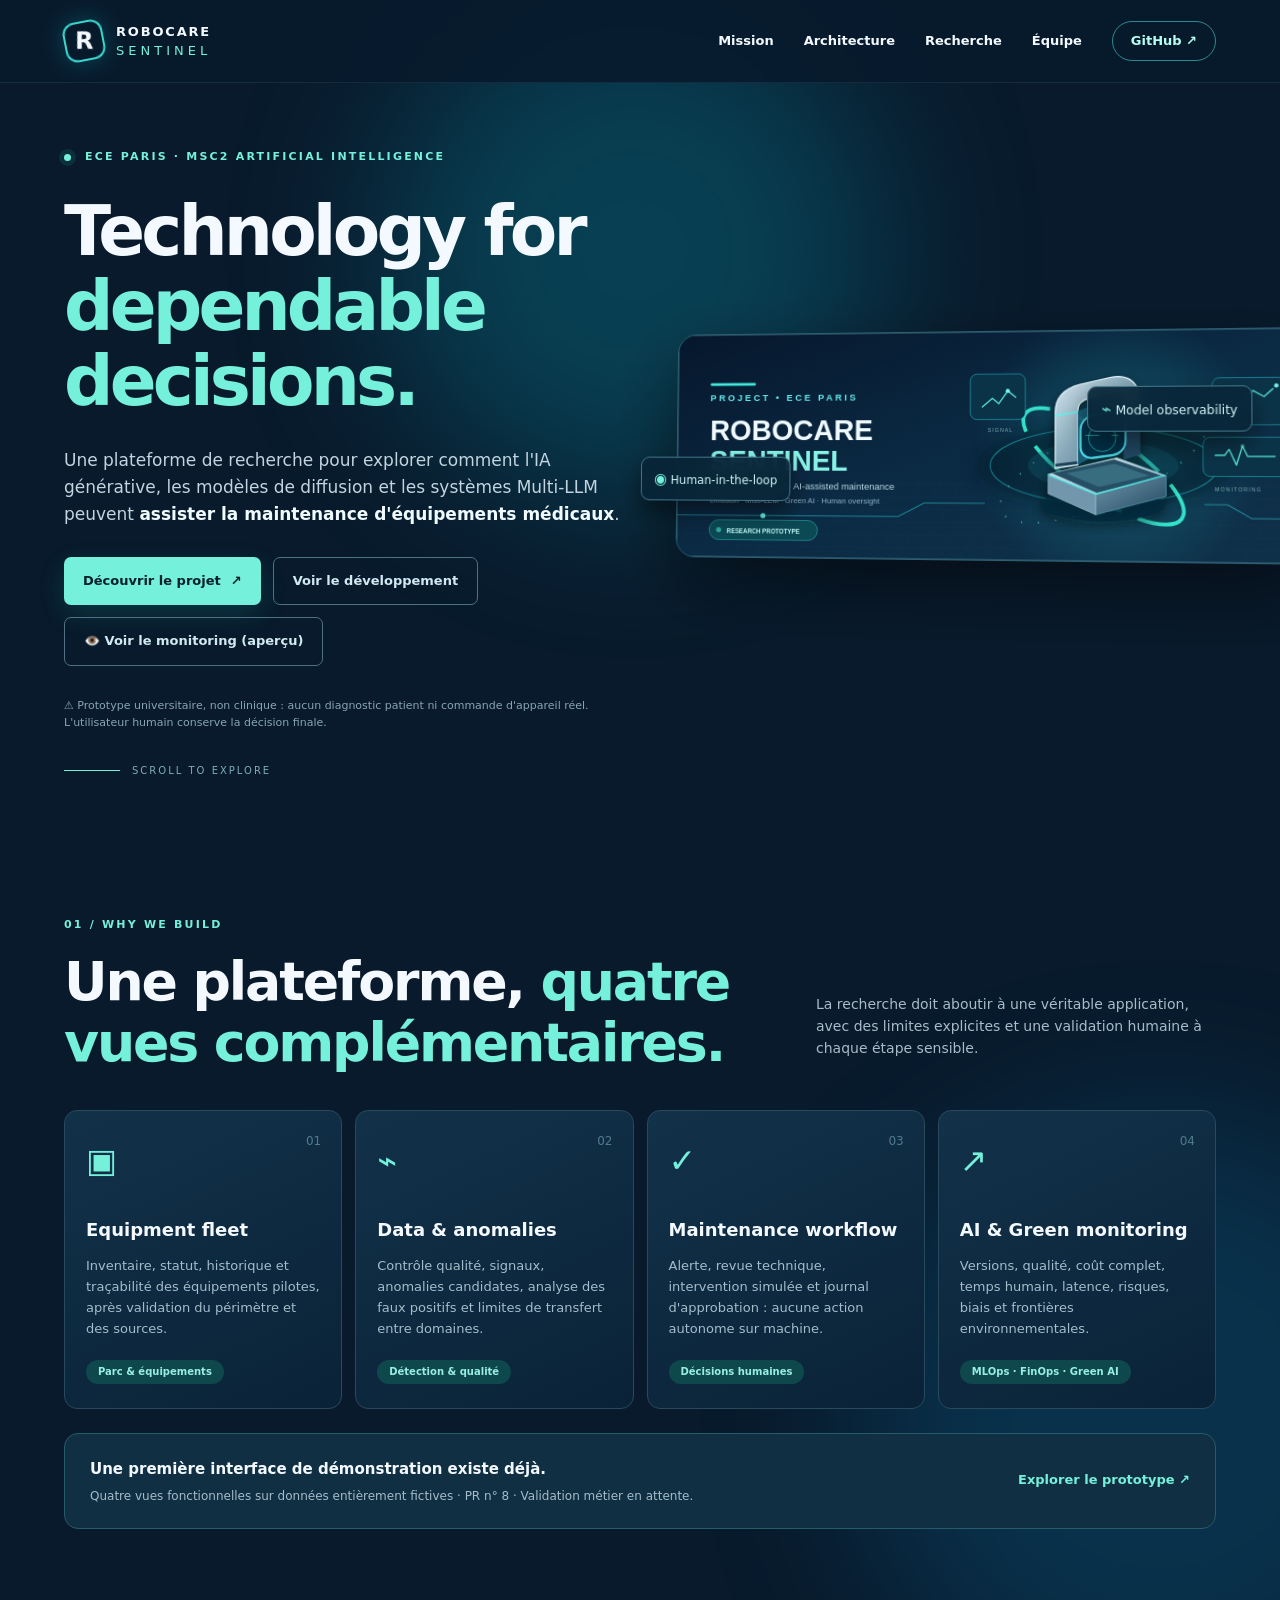
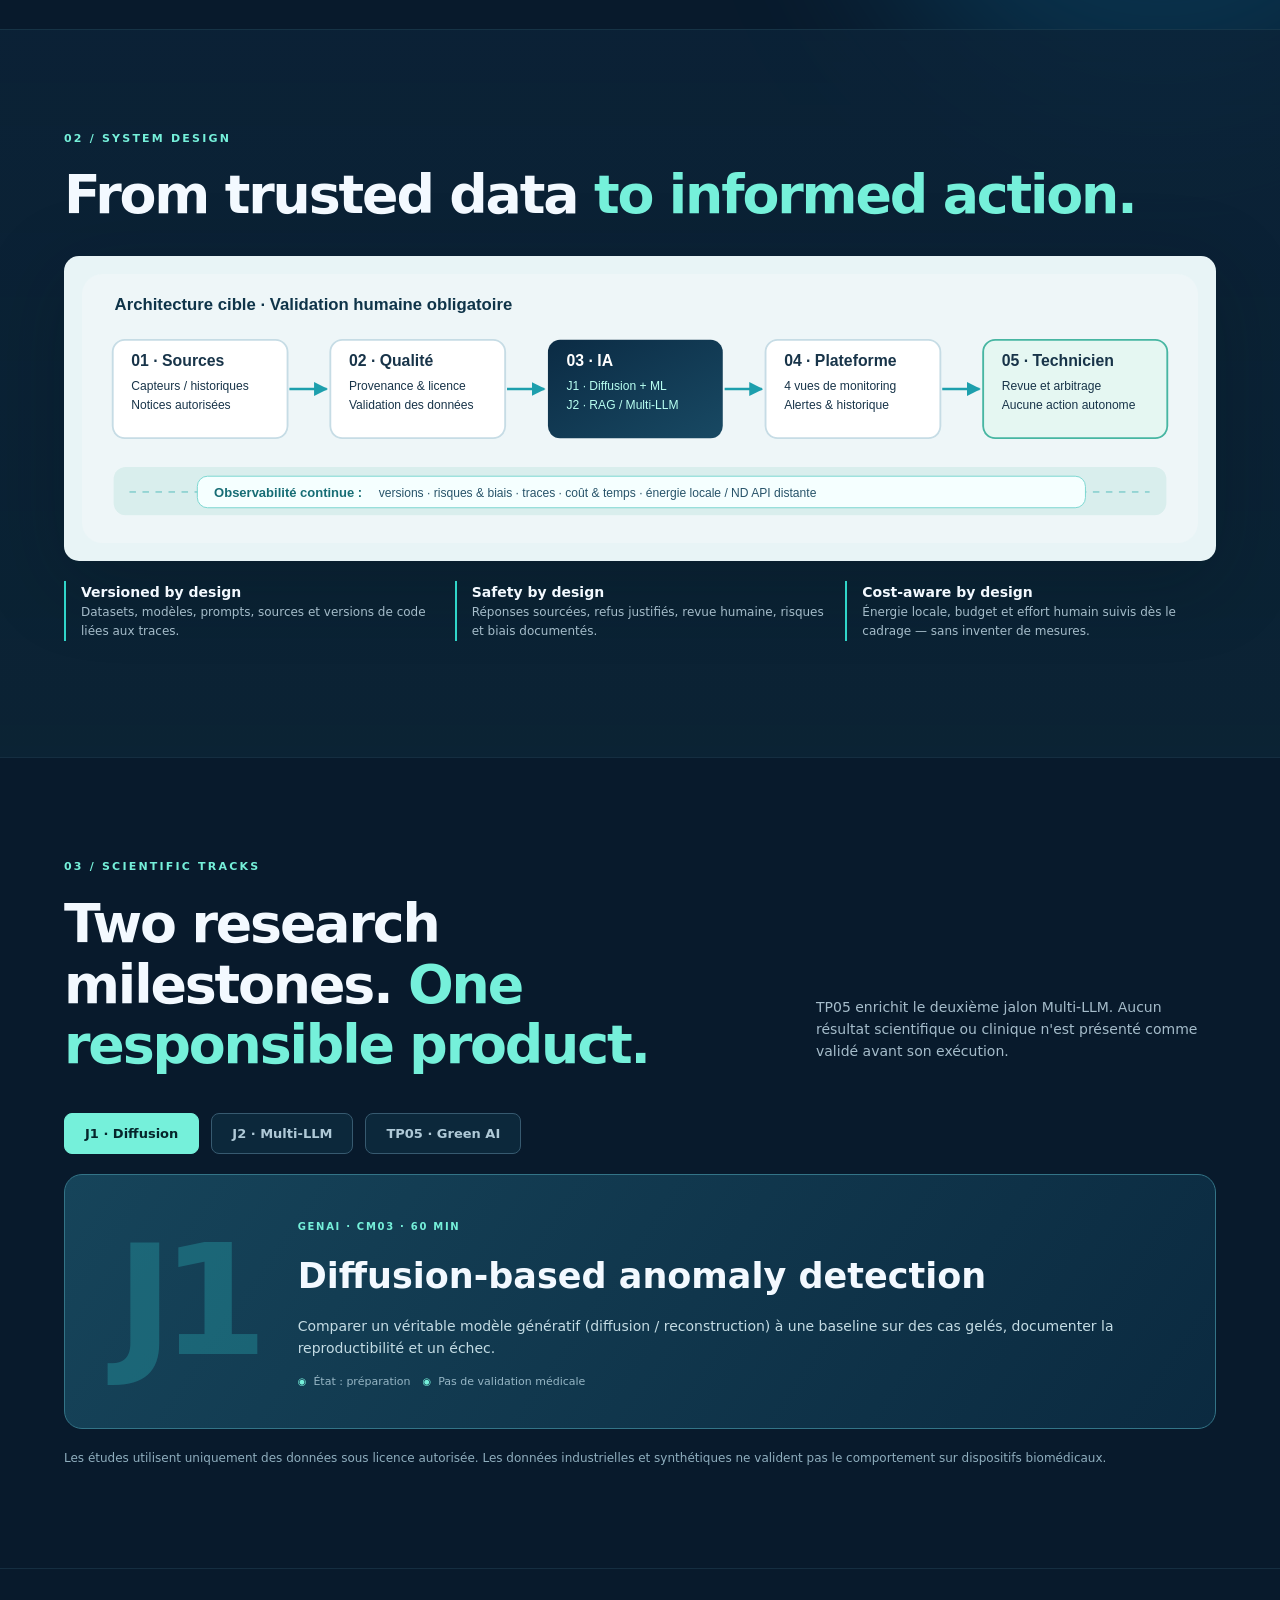
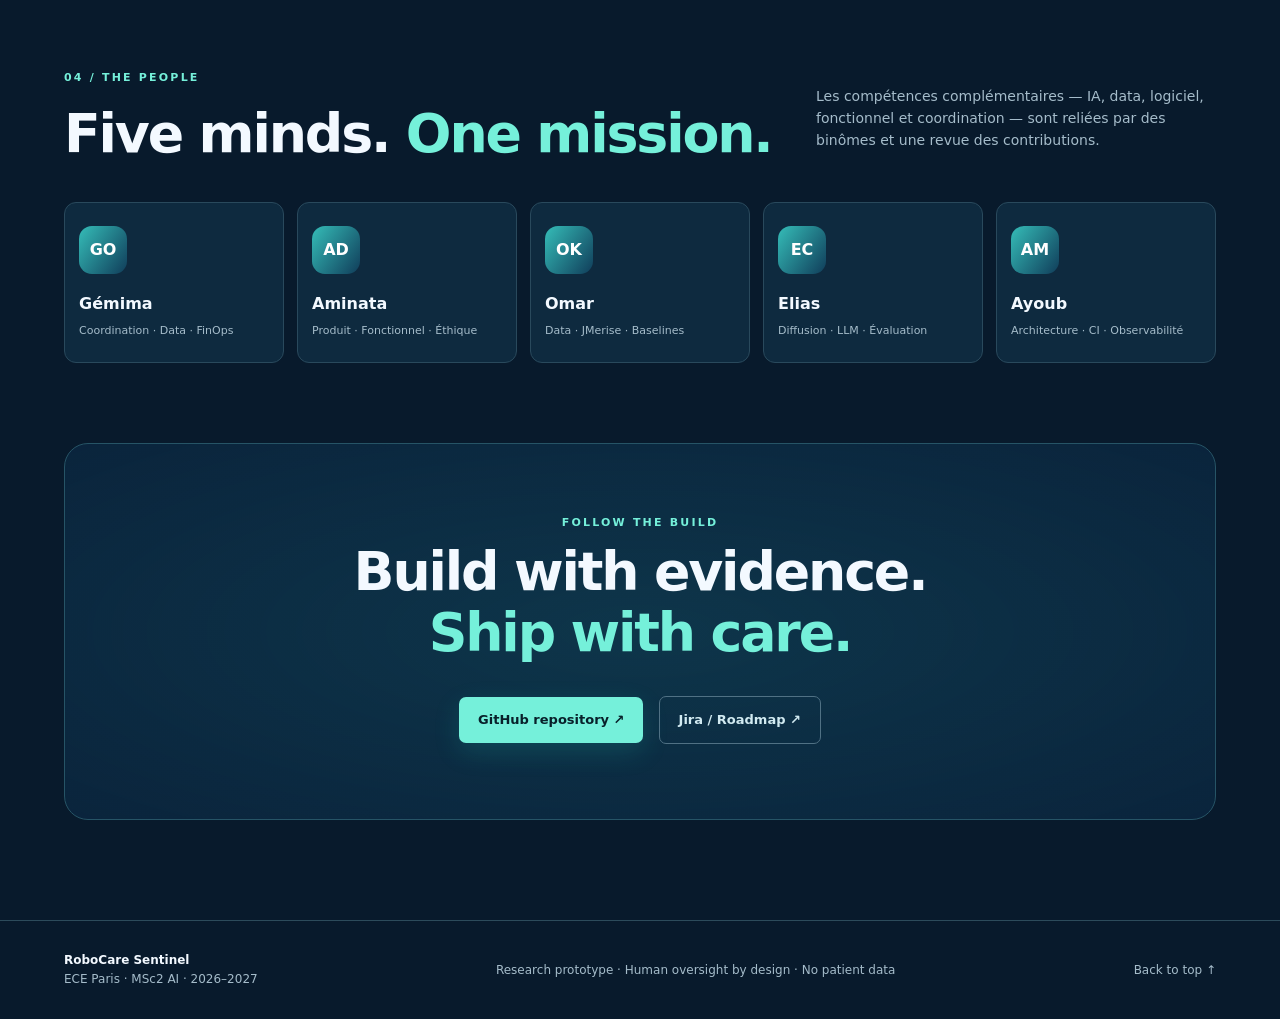
<file: index.html>
<!doctype html>
<html lang="fr">
<head>
  <meta charset="utf-8">
  <meta name="viewport" content="width=device-width,initial-scale=1">
  <meta name="theme-color" content="#081b30">
  <meta name="description" content="RoboCare Sentinel — prototype académique de plateforme web d'assistance à la maintenance biomédicale, Diffusion, Multi-LLM, RAG et Green AI. ECE Paris MSc2 AI.">
  <meta property="og:type" content="website">
  <meta property="og:title" content="RoboCare Sentinel · Research prototype">
  <meta property="og:description" content="AI-assisted maintenance research · Diffusion · Multi-LLM · Responsible Green AI · Human oversight">
  <meta property="og:image" content="./assets/robocare-hero-animated.svg">
  <title>RoboCare Sentinel · Diffusion × Multi-LLM × Green AI</title>
  <link rel="stylesheet" href="./landing.css">
  <script defer src="./landing.js"></script>
</head>
<body>
  <a class="skip-link" href="#main">Aller au contenu</a>
  <div class="ambient ambient-a" aria-hidden="true"></div>
  <div class="ambient ambient-b" aria-hidden="true"></div>
  <header class="header">
    <a class="logo" href="#home" aria-label="RoboCare Sentinel, retour en haut">
      <span class="logo-mark" aria-hidden="true"><span>R</span></span>
      <span><strong>ROBOCARE</strong><small>SENTINEL</small></span>
    </a>
    <button type="button" id="menu-toggle" class="menu-toggle" aria-controls="site-nav" aria-expanded="false" aria-label="Afficher le menu">☰</button>
    <nav id="site-nav" class="site-nav" aria-label="Navigation principale">
      <a href="#mission">Mission</a>
      <a href="#architecture">Architecture</a>
      <a href="#research">Recherche</a>
      <a href="#team">Équipe</a>
      <a class="nav-cta" href="https://github.com/GemimaOndele/Generative-ai-and-diffusion-models-project" target="_blank" rel="noopener noreferrer">GitHub ↗</a>
    </nav>
  </header>
  <main id="main">
    <section id="home" class="hero">
      <div class="hero-grid">
        <div class="hero-text">
          <p class="eyebrow"><span class="pulse-dot"></span> ECE PARIS · MSC2 ARTIFICIAL INTELLIGENCE</p>
          <h1>Technology for <em>dependable decisions.</em></h1>
          <p class="lead">Une plateforme de recherche pour explorer comment l'IA générative, les modèles de diffusion et les systèmes Multi-LLM peuvent <strong>assister la maintenance d'équipements médicaux</strong>.</p>
          <div class="hero-actions">
            <a class="btn primary" href="#mission">Découvrir le projet <span aria-hidden="true">↗</span></a>
            <a class="btn ghost" href="https://github.com/GemimaOndele/Generative-ai-and-diffusion-models-project/pulls" target="_blank" rel="noopener noreferrer">Voir le développement</a>
            <a class="btn ghost" href="./monitoring/">👁️ Voir le monitoring (aperçu)</a>
          </div>
          <p class="disclaimer">⚠️ Prototype universitaire, non clinique : aucun diagnostic patient ni commande d'appareil réel. L'utilisateur humain conserve la décision finale.</p>
        </div>
        <div class="hero-art">
          <img src="./assets/robocare-hero-animated.svg" width="1200" height="430" alt="Machine biomédicale symbolique en perspective 3D, entourée de visualisations holographiques animées" loading="eager">
          <div class="hero-floating chip-one"><span>◉</span> Human-in-the-loop</div>
          <div class="hero-floating chip-two"><span>⌁</span> Model observability</div>
        </div>
      </div>
      <div class="scroll-marker"><span class="line"></span> SCROLL TO EXPLORE</div>
    </section>
    <section id="mission" class="section">
      <div class="heading-row">
        <div>
          <p class="eyebrow">01 / WHY WE BUILD</p>
          <h2>Une plateforme, <em>quatre vues complémentaires.</em></h2>
        </div>
        <p>La recherche doit aboutir à une véritable application, avec des limites explicites et une validation humaine à chaque étape sensible.</p>
      </div>
      <div class="feature-grid">
        <article class="feature">
          <span class="feature-index">01</span><div class="feature-icon" aria-hidden="true">▣</div>
          <h3>Equipment fleet</h3><p>Inventaire, statut, historique et traçabilité des équipements pilotes, après validation du périmètre et des sources.</p><span class="chip">Parc & équipements</span>
        </article>
        <article class="feature">
          <span class="feature-index">02</span><div class="feature-icon" aria-hidden="true">⌁</div>
          <h3>Data & anomalies</h3><p>Contrôle qualité, signaux, anomalies candidates, analyse des faux positifs et limites de transfert entre domaines.</p><span class="chip">Détection & qualité</span>
        </article>
        <article class="feature">
          <span class="feature-index">03</span><div class="feature-icon" aria-hidden="true">✓</div>
          <h3>Maintenance workflow</h3><p>Alerte, revue technique, intervention simulée et journal d'approbation : aucune action autonome sur machine.</p><span class="chip">Décisions humaines</span>
        </article>
        <article class="feature">
          <span class="feature-index">04</span><div class="feature-icon" aria-hidden="true">↗</div>
          <h3>AI & Green monitoring</h3><p>Versions, qualité, coût complet, temps humain, latence, risques, biais et frontières environnementales.</p><span class="chip">MLOps · FinOps · Green AI</span>
        </article>
      </div>
      <div class="prototype-link">
        <div><strong>Une première interface de démonstration existe déjà.</strong><p>Quatre vues fonctionnelles sur données entièrement fictives · PR n° 8 · Validation métier en attente.</p></div>
        <a href="https://github.com/GemimaOndele/Generative-ai-and-diffusion-models-project/pull/8" target="_blank" rel="noopener noreferrer">Explorer le prototype ↗</a>
      </div>
    </section>
    <section id="architecture" class="section architecture">
      <div class="section-title"><p class="eyebrow">02 / SYSTEM DESIGN</p><h2>From trusted data <em>to informed action.</em></h2></div>
      <div class="architecture-frame">
        <img src="./assets/architecture.svg" width="1200" height="290" loading="lazy" alt="Architecture cible : sources autorisées, qualité, modèles IA, plateforme et décision par un technicien ; observabilité transverse.">
      </div>
      <div class="architecture-points">
        <p><strong>Versioned by design</strong><span>Datasets, modèles, prompts, sources et versions de code liées aux traces.</span></p>
        <p><strong>Safety by design</strong><span>Réponses sourcées, refus justifiés, revue humaine, risques et biais documentés.</span></p>
        <p><strong>Cost-aware by design</strong><span>Énergie locale, budget et effort humain suivis dès le cadrage — sans inventer de mesures.</span></p>
      </div>
    </section>
    <section id="research" class="section">
      <div class="heading-row">
        <div><p class="eyebrow">03 / SCIENTIFIC TRACKS</p><h2>Two research milestones. <em>One responsible product.</em></h2></div>
        <p>TP05 enrichit le deuxième jalon Multi-LLM. Aucun résultat scientifique ou clinique n'est présenté comme validé avant son exécution.</p>
      </div>
      <div class="track-tabs" role="tablist" aria-label="Choisir un axe de recherche">
        <button id="tab-j1" type="button" role="tab" aria-controls="track-content" aria-selected="true" data-track="j1">J1 · Diffusion</button>
        <button id="tab-j2" type="button" role="tab" aria-controls="track-content" aria-selected="false" data-track="j2" tabindex="-1">J2 · Multi-LLM</button>
        <button id="tab-tp05" type="button" role="tab" aria-controls="track-content" aria-selected="false" data-track="tp05" tabindex="-1">TP05 · Green AI</button>
      </div>
      <article id="track-content" class="track-panel" role="tabpanel" aria-labelledby="tab-j1" tabindex="0">
        <div class="track-number" aria-hidden="true">J1</div>
        <div class="track-copy"><span class="tag">GENAI · CM03 · 60 MIN</span><h3>Diffusion-based anomaly detection</h3><p>Comparer un véritable modèle génératif (diffusion / reconstruction) à une baseline sur des cas gelés, documenter la reproductibilité et un échec.</p><div class="track-meta"><span>État : préparation</span><span>Pas de validation médicale</span></div></div>
      </article>
      <div class="research-footer">Les études utilisent uniquement des données sous licence autorisée. Les données industrielles et synthétiques ne valident pas le comportement sur dispositifs biomédicaux.</div>
    </section>
    <section id="team" class="section">
      <div class="heading-row"><div><p class="eyebrow">04 / THE PEOPLE</p><h2>Five minds. <em>One mission.</em></h2></div><p>Les compétences complémentaires — IA, data, logiciel, fonctionnel et coordination — sont reliées par des binômes et une revue des contributions.</p></div>
      <div class="team-grid">
        <div class="person"><span>GO</span><strong>Gémima</strong><small>Coordination · Data · FinOps</small></div>
        <div class="person"><span>AD</span><strong>Aminata</strong><small>Produit · Fonctionnel · Éthique</small></div>
        <div class="person"><span>OK</span><strong>Omar</strong><small>Data · JMerise · Baselines</small></div>
        <div class="person"><span>EC</span><strong>Elias</strong><small>Diffusion · LLM · Évaluation</small></div>
        <div class="person"><span>AM</span><strong>Ayoub</strong><small>Architecture · CI · Observabilité</small></div>
      </div>
      <div class="cta-end">
        <p class="eyebrow">FOLLOW THE BUILD</p><h2>Build with evidence.<br><em>Ship with care.</em></h2>
        <a class="btn primary" href="https://github.com/GemimaOndele/Generative-ai-and-diffusion-models-project" target="_blank" rel="noopener noreferrer">GitHub repository ↗</a>
        <a class="btn ghost" href="https://gemimakerenondelepourou.atlassian.net/jira/software/projects/RCS/boards/1/backlog" target="_blank" rel="noopener noreferrer">Jira / Roadmap ↗</a>
      </div>
    </section>
  </main>
  <footer class="footer">
    <div><strong>RoboCare Sentinel</strong><span>ECE Paris · MSc2 AI · 2026–2027</span></div>
    <p>Research prototype · Human oversight by design · No patient data</p>
    <a href="#home">Back to top ↑</a>
  </footer>
</body>
</html>
</file>
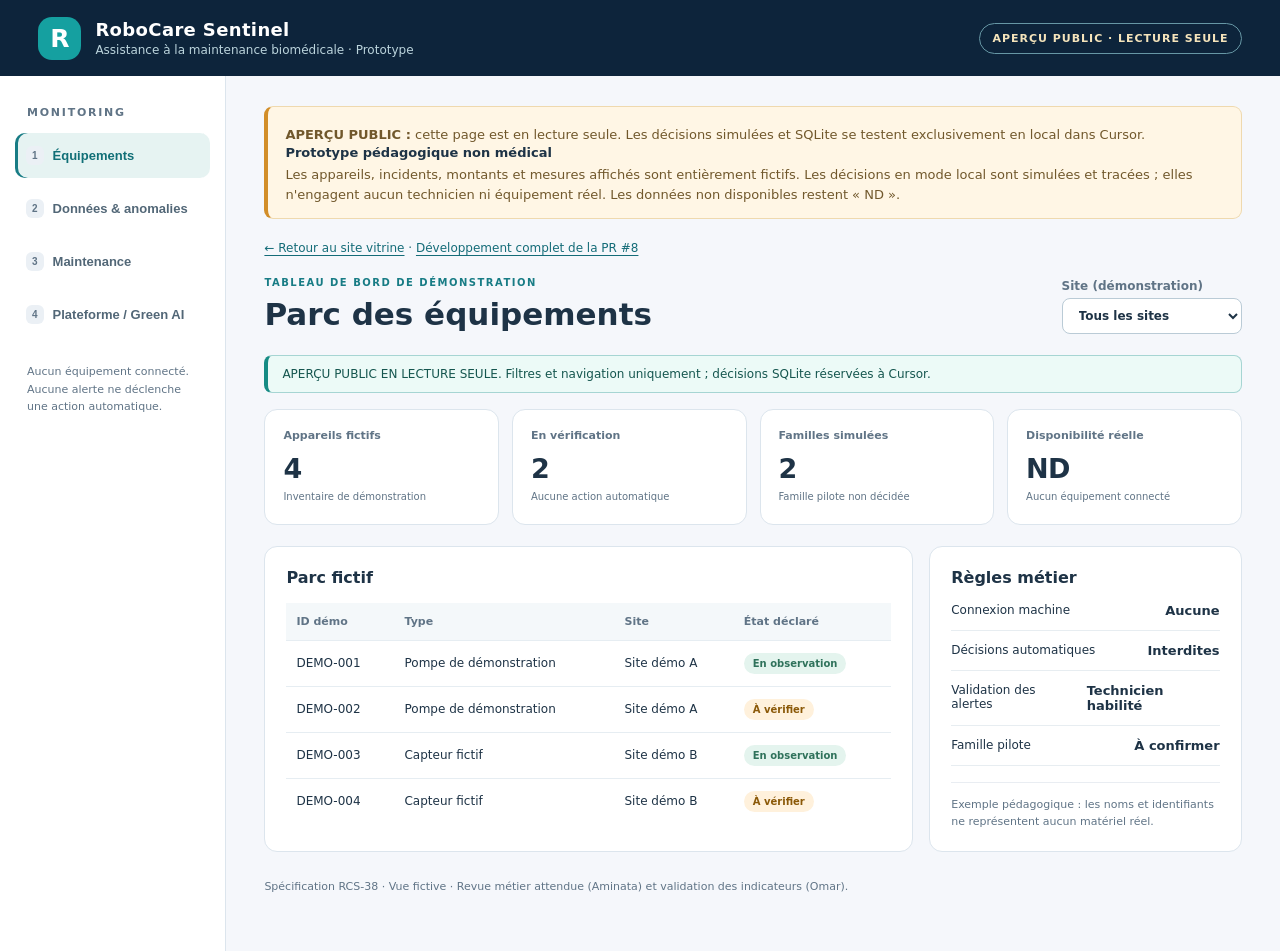
<file: monitoring/index.html>
<!doctype html>
<html lang="fr">
<head>
  <meta charset="utf-8">
  <meta name="viewport" content="width=device-width,initial-scale=1">
  <meta name="description" content="Prototype web RoboCare Sentinel — quatre vues de monitoring sur données fictives.">
  <title>RoboCare Sentinel | Aperçu public du monitoring</title>
  <link rel="stylesheet" href="./style.css">
  <script defer src="./app.js"></script>
</head>
<body>
  <a class="skip" href="#main">Aller au contenu</a>
  <header class="masthead">
    <div class="brand">
      <span class="brand-symbol" aria-hidden="true">R</span>
      <div><strong>RoboCare Sentinel</strong><small>Assistance à la maintenance biomédicale · Prototype</small></div>
    </div>
    <div class="demo-label">APERÇU PUBLIC · LECTURE SEULE</div>
  </header>
  <div class="page">
    <aside class="sidebar" aria-label="Menu des indicateurs">
      <div class="nav-heading">Monitoring</div>
      <nav id="nav" aria-label="Sections de monitoring"></nav>
      <div class="sidebar-note">Aucun équipement connecté. Aucune alerte ne déclenche une action automatique.</div>
    </aside>
    <main id="main">
      <section class="notice" role="status"><p><strong>APERÇU PUBLIC :</strong> cette page est en lecture seule. Les décisions simulées et SQLite se testent exclusivement en local dans Cursor.</p>
        <strong>Prototype pédagogique non médical</strong>
        <p>Les appareils, incidents, montants et mesures affichés sont entièrement fictifs. Les décisions en mode local sont simulées et tracées ; elles n'engagent aucun technicien ni équipement réel. Les données non disponibles restent « ND ».</p>
      </section>
      <p class="preview-back"><a href="../">← Retour au site vitrine</a> · <a href="https://github.com/GemimaOndele/Generative-ai-and-diffusion-models-project/pull/8">Développement complet de la PR #8</a></p>
      <div class="toolbar">
        <div>
          <p class="eyebrow">Tableau de bord de démonstration</p>
          <h1 id="section-title">Chargement...</h1>
        </div>
        <label for="site-filter">Site (démonstration)
          <select id="site-filter" aria-label="Filtrer les données fictives par site">
            <option value="all">Tous les sites</option>
          </select>
        </label>
      </div>
      <p id="feedback" class="feedback" role="status" aria-live="polite" hidden></p>
      <div id="content"><p>Chargement des données de démonstration...</p></div>
      <footer>Spécification RCS-38 · Vue fictive · Revue métier attendue (Aminata) et validation des indicateurs (Omar).</footer>
    </main>
  </div>
</body>
</html>
</file>
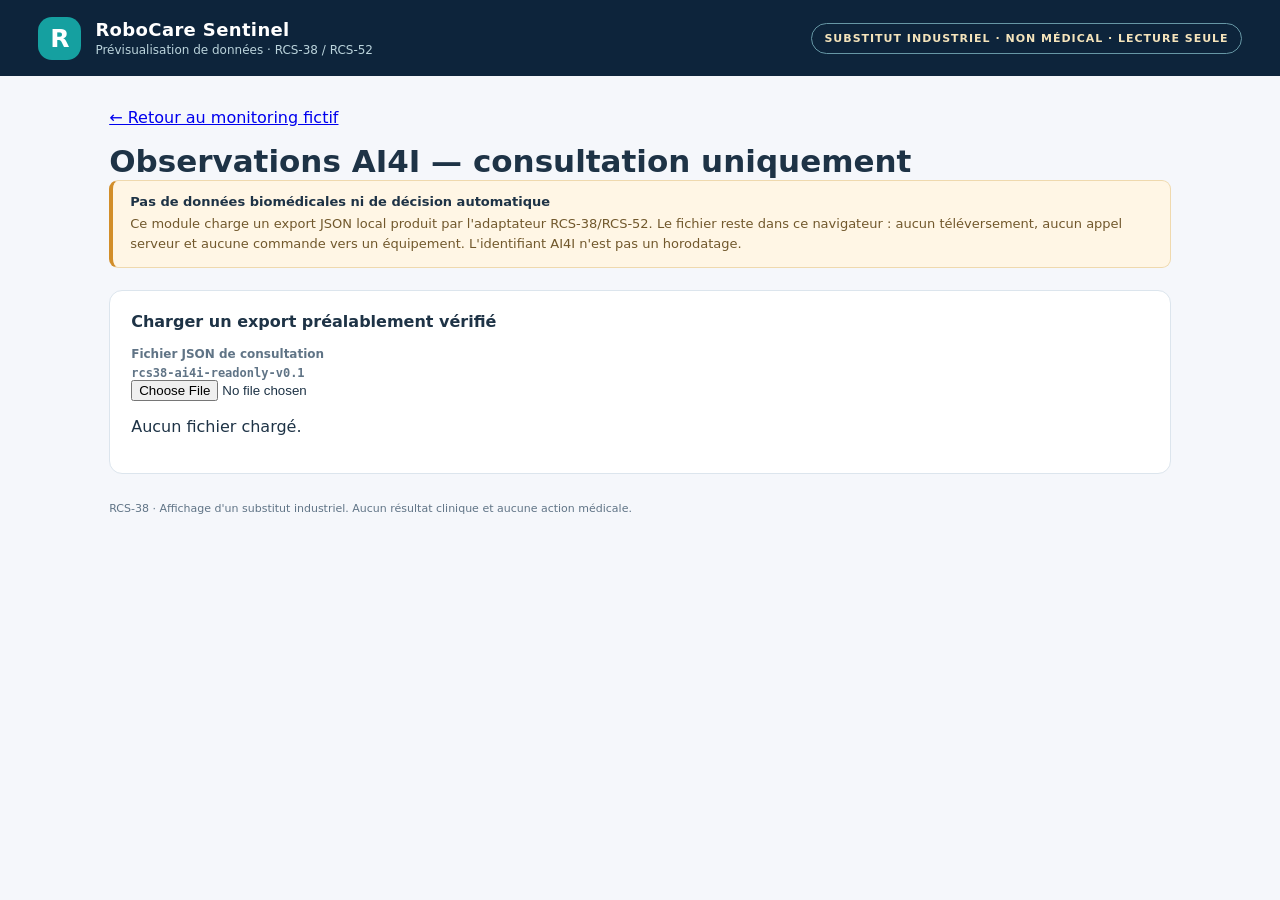
<file: frontend/monitoring/ai4i_preview.html>
<!doctype html>
<html lang="fr">
<head>
  <meta charset="utf-8">
  <meta name="viewport" content="width=device-width,initial-scale=1">
  <title>RoboCare Sentinel — AI4I industriel (lecture seule)</title>
  <link rel="stylesheet" href="./style.css">
  <script defer src="./ai4i_preview.js"></script>
</head>
<body>
<header class="masthead">
  <div class="brand"><span class="brand-symbol" aria-hidden="true">R</span>
  <div><strong>RoboCare Sentinel</strong><small>Prévisualisation de données · RCS-38 / RCS-52</small></div></div>
  <div class="demo-label">SUBSTITUT INDUSTRIEL · NON MÉDICAL · LECTURE SEULE</div>
</header>
<main id="main" style="max-width:1100px;margin:2rem auto;padding:0 1.2rem">
  <p><a href="./index.html">← Retour au monitoring fictif</a></p>
  <h1>Observations AI4I — consultation uniquement</h1>
  <section class="notice" role="note">
    <strong>Pas de données biomédicales ni de décision automatique</strong>
    <p>Ce module charge un export JSON local produit par l'adaptateur RCS-38/RCS-52. Le fichier reste dans ce navigateur : aucun téléversement, aucun appel serveur et aucune commande vers un équipement. L'identifiant AI4I n'est pas un horodatage.</p>
  </section>
  <section class="panel">
    <h2>Charger un export préalablement vérifié</h2>
    <label for="proxy-file">Fichier JSON de consultation <code>rcs38-ai4i-readonly-v0.1</code></label>
    <input id="proxy-file" type="file" accept=".json,application/json">
    <p id="status" role="status" aria-live="polite">Aucun fichier chargé.</p>
  </section>
  <section class="panel" id="summary" hidden>
    <h2>Source et provenance</h2>
    <div id="source"></div>
  </section>
  <section class="panel" id="results" hidden>
    <h2>Mesures et anomalies candidates</h2>
    <p class="notice" role="note"><strong>ND = non disponible ou non scoré.</strong> ND ne signifie pas « normal » et ne permet aucune conclusion sur l'état d'un équipement.</p>
    <div style="overflow-x:auto">
      <table>
        <thead><tr><th>Équipement proxy</th><th>UDI AI4I (non temporel)</th>
          <th>Air (K)</th><th>Process (K)</th><th>Vitesse (tr/min)</th>
          <th>Couple (Nm)</th><th>Score / seuil</th><th>Source SHA-256</th></tr></thead>
        <tbody id="observations"></tbody>
      </table>
    </div>
  </section>
  <footer>RCS-38 · Affichage d'un substitut industriel. Aucun résultat clinique et aucune action médicale.</footer>
</main>
</body>
</html>
</file>
<file: landing.css>
:root{color-scheme:dark;--bg:#081a2c;--card:#102c42;--line:#29495c;--text:#f3f9ff;--muted:#a5bcca;--aqua:#75f0da;--cyan:#51c6e1;--navy:#05121f}
*{box-sizing:border-box}html{scroll-behavior:smooth}body{margin:0;color:var(--text);background:var(--bg);font:16px/1.58 system-ui,-apple-system,'Segoe UI',Arial,sans-serif;overflow-x:hidden;position:relative}
button,a{touch-action:manipulation}a{color:inherit;text-decoration:none}a:hover{color:var(--aqua)}a:focus-visible,button:focus-visible{outline:3px solid var(--aqua);outline-offset:4px}
.skip-link{position:absolute;top:-100px;left:20px;padding:10px 15px;background:#fff;color:#082234;z-index:999}.skip-link:focus{top:10px}
.ambient{position:absolute;pointer-events:none;z-index:-1;filter:blur(80px);opacity:.42}.ambient-a{top:0;left:30%;height:500px;width:500px;background:#0a7287;border-radius:50%}.ambient-b{top:1120px;right:-180px;height:600px;width:600px;background:#0b5277;border-radius:50%}
.header{height:83px;padding:0 clamp(20px,5vw,90px);display:flex;align-items:center;justify-content:space-between;border-bottom:1px solid #28445a66;position:sticky;top:0;background:#081b2dea;backdrop-filter:blur(16px);z-index:20}
.logo{display:flex;align-items:center;gap:12px;color:var(--text)}.logo:hover{color:var(--text)}.logo strong,.logo small{display:block;line-height:1.05;letter-spacing:.14em;font-family:system-ui,-apple-system,'Segoe UI',Arial,sans-serif;font-size:13px}.logo small{color:var(--aqua);letter-spacing:.31em;margin-top:5px}.logo-mark{display:grid;place-items:center;width:40px;height:40px;transform:rotate(-11deg);border:2px solid #39d8ce;border-radius:12px;box-shadow:0 0 21px #00c4ce42}.logo-mark span{transform:rotate(11deg);font-weight:800;font-size:24px}
.site-nav{display:flex;align-items:center;gap:30px;font-weight:600;font-size:13px}.site-nav a{transition:color .2s}.site-nav .nav-cta{border:1px solid #2c8990;border-radius:50px;padding:9px 18px;color:#b6fdf2}.menu-toggle{display:none}
main{overflow:hidden}.hero{max-width:1500px;margin:auto;min-height:650px;padding:65px clamp(20px,5vw,90px) 38px;position:relative}.hero-grid{display:grid;grid-template-columns:52% 48%;gap:4px;align-items:center;min-height:515px}
.eyebrow{letter-spacing:.2em;font-family:system-ui,-apple-system,'Segoe UI',Arial,sans-serif;font-weight:700;font-size:11px;color:var(--aqua);text-transform:uppercase}.pulse-dot{display:inline-block;height:7px;width:7px;margin-right:8px;vertical-align:middle;border-radius:50%;background:var(--aqua);box-shadow:0 0 0 5px #37eac51a;animation:pulse 2.3s ease-in-out infinite}
h1,h2,h3,p{margin-top:0}h1,h2,h3{font-family:system-ui,-apple-system,'Segoe UI',Arial,sans-serif}h1{font-size:clamp(47px,5.4vw,80px);line-height:1.08;letter-spacing:-.055em;margin:29px 0}h1 em,h2 em{font-style:normal;color:var(--aqua)}.lead{font-size:17px;max-width:565px;color:#c1d4df}.lead strong{color:#f0fbff;font-weight:600}.hero-actions{display:flex;gap:12px;flex-wrap:wrap;margin-top:29px}.btn{display:inline-flex;align-items:center;gap:10px;font-weight:700;font-size:13px;border-radius:7px;padding:13px 19px;transition:transform .25s,box-shadow .25s;background:transparent}.btn:hover{transform:translateY(-3px)}.btn.primary{color:#08202a;background:var(--aqua);box-shadow:0 9px 27px #20e2c525}.btn.ghost{border:1px solid #507184;color:#d1eaf1}.disclaimer{color:#88a5b5;font-size:11px;margin-top:31px;max-width:575px}
.hero-art{position:relative;transform:perspective(1150px) rotateY(-7deg) rotateX(2deg);animation:levitate 7s ease-in-out infinite;min-width:0}.hero-art img{display:block;width:115%;height:auto;max-width:none;border-radius:20px;box-shadow:0 30px 70px #0007;border:1px solid #2b6070}
.hero-floating{position:absolute;padding:9px 13px;border:1px solid #41788b;border-radius:9px;backdrop-filter:blur(9px);background:#082537e8;color:#d1f6f8;font-size:12px;box-shadow:0 12px 25px #0007}.hero-floating span{color:var(--aqua);font-size:16px}.chip-one{left:-38px;bottom:58px}.chip-two{right:-25px;top:56px}
.scroll-marker{display:flex;align-items:center;gap:12px;color:#7eacbb;font-size:10px;letter-spacing:.2em;margin-top:20px}.line{height:1px;width:56px;background:var(--aqua)}
.section{max-width:1500px;margin:0 auto;padding:100px clamp(20px,5vw,90px);scroll-margin-top:85px}.section+.section{border-top:1px solid #25475b70}.heading-row{display:flex;align-items:end;justify-content:space-between;gap:36px;margin-bottom:37px}.heading-row>div{flex:1}.heading-row>p{max-width:400px;color:var(--muted);font-size:14px}.section h2{font-size:clamp(31px,4.2vw,56px);line-height:1.13;letter-spacing:-.04em;margin:18px 0 0}.feature-grid{display:grid;grid-template-columns:repeat(4,minmax(0,1fr));gap:13px}
.feature{min-height:270px;border:1px solid var(--line);background:linear-gradient(155deg,#12324a,#0a2237);border-radius:13px;padding:24px 21px;position:relative;transition:transform .25s,border-color .25s}.feature:hover{transform:translateY(-7px);border-color:#49b9be}.feature-index{position:absolute;top:21px;right:20px;color:#507b8c;font-family:system-ui,-apple-system,'Segoe UI',Arial,sans-serif;font-size:12px}.feature-icon{font-size:33px;color:var(--aqua);font-family:system-ui,-apple-system,'Segoe UI',Arial,sans-serif;margin-bottom:29px}.feature h3{font-size:18px;margin:0 0 10px}.feature p{font-size:13px;color:var(--muted);line-height:1.62}.chip{display:inline-block;color:#98eee6;background:#0e484d;border-radius:50px;padding:4px 12px;font-size:10px;font-weight:700;margin-top:8px}
.prototype-link{margin-top:24px;border:1px solid #245d67;background:#102f42;border-radius:14px;padding:22px 25px;display:flex;justify-content:space-between;align-items:center;gap:15px}.prototype-link strong{font-size:15px}.prototype-link p{font-size:12px;color:var(--muted);margin:5px 0 0}.prototype-link a{color:var(--aqua);font-weight:700;font-size:13px;white-space:nowrap}
.architecture{background:linear-gradient(180deg,#0b2338cc,#0c2738aa)}.architecture-frame{background:#e8f4f6;border-radius:15px;padding:18px;margin:30px auto 20px;box-shadow:0 20px 80px #06121b44}.architecture-frame img{width:100%;height:auto;display:block}.architecture-points{display:grid;grid-template-columns:repeat(3,1fr);gap:20px}.architecture-points p{border-left:2px solid #30d5c9;padding-left:15px}.architecture-points strong{display:block;font-size:14px}.architecture-points span{display:block;font-size:12px;color:var(--muted)}
.track-tabs{display:flex;gap:12px;flex-wrap:wrap;margin-bottom:20px}.track-tabs button{background:#0c283b;color:#afc9d7;border:1px solid #375a70;border-radius:8px;font-family:inherit;font-size:13px;font-weight:700;padding:12px 20px;cursor:pointer}.track-tabs button:hover{border-color:var(--aqua)}.track-tabs button[aria-selected=true]{color:#05252b;background:var(--aqua);border-color:var(--aqua)}.track-panel{display:flex;align-items:center;gap:42px;min-height:255px;border:1px solid #337487;background:linear-gradient(125deg,#16445a,#0b2a40);border-radius:18px;padding:28px clamp(20px,4vw,70px)}.track-number{font-size:clamp(100px,12vw,174px);line-height:.8;letter-spacing:-.08em;color:#2cb6bb53;font-weight:800;font-family:system-ui,-apple-system,'Segoe UI',Arial,sans-serif;flex-shrink:0}.track-copy{max-width:850px}.tag{letter-spacing:.17em;font-size:10px;color:var(--aqua);font-weight:700}.track-copy h3{font-size:clamp(22px,3vw,35px);margin:11px 0}.track-copy p{color:#c4dce4;font-size:14px}.track-meta{display:flex;flex-wrap:wrap;gap:12px;font-size:11px;color:#96b6c5}.track-meta span:before{content:'◉';font-size:10px;color:var(--aqua);margin-right:7px}.research-footer{font-size:12px;color:#8faebe;margin-top:20px}
.team-grid{display:grid;grid-template-columns:repeat(5,1fr);gap:13px}.person{border:1px solid var(--line);background:#0e2a3f;border-radius:12px;padding:23px 14px;display:flex;flex-direction:column;gap:7px}.person>span{height:48px;width:48px;display:grid;place-items:center;border-radius:13px;background:linear-gradient(125deg,#35bdb8,#103d5a);font-family:system-ui,-apple-system,'Segoe UI',Arial,sans-serif;font-weight:700;color:white;margin-bottom:10px}.person strong{font-family:system-ui,-apple-system,'Segoe UI',Arial,sans-serif}.person small{font-size:11px;color:var(--muted);line-height:1.4}
.cta-end{margin-top:80px;text-align:center;padding:70px 20px;border-radius:24px;background:radial-gradient(ellipse at center,#14556d77,#0a243c);border:1px solid #265466}.cta-end h2{margin:10px 0 27px}.cta-end .btn{margin:5px}.footer{display:flex;gap:25px;justify-content:space-between;align-items:center;border-top:1px solid #2c4b5b;padding:30px clamp(20px,5vw,90px);color:var(--muted);font-size:12px}.footer strong{color:var(--text);display:block}.footer p{margin:0}
@keyframes pulse{0%,100%{box-shadow:0 0 0 5px #37eac51a}50%{box-shadow:0 0 0 12px #37eac508}}@keyframes levitate{0%,100%{transform:perspective(1150px) rotateY(-7deg) rotateX(2deg) translateY(0)}50%{transform:perspective(1150px) rotateY(-4deg) rotateX(2deg) translateY(-8px)}}
@media(max-width:1020px){.hero-grid{grid-template-columns:1fr}.hero-art{width:min(650px,90%);margin:15px auto 0;transform:none}.hero-art img{width:100%}.hero-floating{display:none}.hero{padding-top:60px}.feature-grid{grid-template-columns:repeat(2,1fr)}.team-grid{grid-template-columns:repeat(3,1fr)}.heading-row{align-items:start;flex-direction:column;gap:5px}.section{padding-top:75px;padding-bottom:75px}}
@media(max-width:640px){.header{height:69px}.menu-toggle{display:block;border:1px solid #47707d;color:var(--aqua);background:#0d2a3f;border-radius:6px;font-size:21px;padding:2px 11px}.site-nav{display:none;position:absolute;top:69px;left:0;right:0;background:#0a263c;border-bottom:1px solid #2d6074;flex-direction:column;align-items:stretch;padding:18px 23px;gap:17px}.site-nav.is-open{display:flex}.hero{min-height:0}.hero-grid{min-height:0}.hero-text h1{font-size:clamp(42px,10vw,55px)}.hero-art{width:100%;margin:35px auto}.hero .disclaimer{margin-top:24px}.feature-grid,.team-grid,.architecture-points{grid-template-columns:1fr}.feature{min-height:220px}.prototype-link{flex-direction:column;align-items:start}.track-panel{flex-direction:column;align-items:start;gap:10px}.track-number{font-size:78px}.footer{flex-direction:column;align-items:start;gap:12px}.architecture-frame{padding:6px}.section h2{font-size:34px}}
@media(prefers-reduced-motion:reduce){html{scroll-behavior:auto}*,*:before,*:after{animation-duration:.01ms!important;animation-iteration-count:1!important;transition-duration:.01ms!important}}
</file>
<file: monitoring/style.css>
:root{font-family:Inter,ui-sans-serif,system-ui,-apple-system,Segoe UI,Roboto,sans-serif;--navy:#0d243b;--ink:#1e3346;--muted:#607486;--paper:#f5f7fb;--line:#dce5ed;--accent:#187c85;--warm:#8a4e08;--warn-bg:#fff6e5;--pale:#eaf5f4}
*{box-sizing:border-box}html,body{margin:0;min-height:100%;background:var(--paper);color:var(--ink)}
.skip{position:absolute;top:-100px;left:15px;background:white;padding:12px;z-index:10}.skip:focus{top:4px}
.masthead{background:var(--navy);color:white;min-height:76px;padding:16px clamp(18px,3vw,48px);display:flex;align-items:center;justify-content:space-between;gap:20px;flex-wrap:wrap}
.brand{display:flex;align-items:center;gap:14px}.brand-symbol{display:grid;place-items:center;background:#15a0a0;color:white;border-radius:14px;height:43px;width:43px;font-weight:800;font-size:25px}.brand strong{font-size:18px;letter-spacing:.02em}.brand small{display:block;color:#bbd4dc;font-size:12px;margin-top:3px}
.demo-label{border:1px solid #6697a5;border-radius:30px;color:#f5e4bb;font-size:11px;font-weight:700;letter-spacing:.09em;padding:8px 12px}
.page{display:grid;grid-template-columns:226px minmax(0,1fr);min-height:calc(100vh - 76px)}.sidebar{background:white;padding:30px 15px;border-right:1px solid var(--line)}.nav-heading{font-size:11px;letter-spacing:.16em;font-weight:700;color:var(--muted);text-transform:uppercase;margin:0 12px 14px}
#nav{display:grid;gap:8px}.nav-btn{border:0;width:100%;padding:13px 11px;text-align:left;display:flex;align-items:center;gap:9px;border-radius:10px;background:transparent;color:#526777;cursor:pointer;font-weight:600;font-size:13px}.nav-btn:hover,.nav-btn:focus-visible{background:#eef7f7;outline-offset:3px}.nav-btn[aria-current=page]{background:#e6f3f2;color:#116f77;box-shadow:inset 3px 0 var(--accent)}.nav-num{font-size:10px;padding:4px 6px;border-radius:6px;background:#ebf0f5;color:#607486}
.sidebar-note{font-size:11px;color:var(--muted);line-height:1.6;margin:26px 12px 0}
main{max-width:1400px;width:100%;padding:30px clamp(15px,3vw,46px);margin:auto}
.notice{border:1px solid #efd9ae;background:var(--warn-bg);border-left:4px solid #d28e29;padding:13px 17px;border-radius:9px;margin-bottom:22px;font-size:13px}.notice p{margin:5px 0 0;line-height:1.55;color:#71582c}
.toolbar{display:flex;justify-content:space-between;align-items:end;gap:18px;flex-wrap:wrap;margin:22px 0 21px}.eyebrow{color:var(--accent);text-transform:uppercase;letter-spacing:.15em;font-size:10px;font-weight:800;margin:0 0 8px}
h1{font-size:clamp(22px,3vw,31px);line-height:1.2;margin:0}h2{font-size:16px;margin:0 0 16px}h3{font-size:13px;margin:0 0 5px}
label{font-size:12px;font-weight:650;color:var(--muted);display:grid;gap:5px}select{background:white;color:var(--ink);border:1px solid #bacbd6;border-radius:8px;padding:9px 12px;min-width:180px;font:inherit}
.metric-grid{display:grid;grid-template-columns:repeat(4,minmax(0,1fr));gap:13px;margin:0 0 21px}.metric{background:#fff;padding:18px 18px 16px;border:1px solid var(--line);border-radius:13px;min-height:116px}.metric small{display:block;color:var(--muted);font-size:11px;font-weight:600;line-height:1.4}.metric strong{display:block;font-size:27px;margin:10px 0 0;letter-spacing:-.02em}.metric .sub{font-size:10px;color:var(--muted);margin-top:7px}
.panels{display:grid;grid-template-columns:minmax(0,1.35fr) minmax(230px,.65fr);gap:16px}.panel{background:white;border:1px solid var(--line);border-radius:13px;padding:21px;overflow:auto}.panel.full{grid-column:1/-1}
table{width:100%;border-collapse:collapse;font-size:12px;text-align:left}thead{color:var(--muted);background:#f4f8fa}th{font-weight:650;font-size:11px}td,th{padding:12px 10px;border-bottom:1px solid #e6edf2}tr:last-child td{border-bottom:0}
.tag{display:inline-block;border-radius:30px;padding:5px 9px;font-size:10px;font-weight:700;background:#e4f4ee;color:#2f725b}.tag.warn{background:#fff1dc;color:#8b5908}.tag.critical{background:#fbe9ea;color:#a63f45}.tag.nd{background:#eff2f5;color:#697885}
.empty{background:#f8fafc;border-radius:9px;padding:19px;color:#617587;font-size:13px;line-height:1.5}
.summary{display:grid;gap:12px}.summary-row{display:flex;justify-content:space-between;gap:10px;font-size:12px;padding-bottom:12px;border-bottom:1px solid #e7edf1}.summary-row strong{font-size:13px}
.hint{margin:16px 0 0;border-top:1px solid #e9edf2;padding-top:13px;font-size:11px;color:var(--muted);line-height:1.55}
bar{display:block;height:9px;background:#edf2f5;border-radius:20px;overflow:hidden}bar>i{display:block;background:#2d99a0;height:100%;border-radius:20px}
.bar-group{display:grid;gap:16px}.bar-heading{display:flex;justify-content:space-between;font-size:12px;font-weight:600;margin-bottom:7px}
footer{color:var(--muted);font-size:11px;padding:28px 0}
@media(max-width:1080px){.metric-grid{grid-template-columns:repeat(2,minmax(0,1fr))}.panels{grid-template-columns:1fr}.panel.full{grid-column:auto}}
@media(max-width:690px){.page{grid-template-columns:1fr}.sidebar{border-right:0;border-bottom:1px solid var(--line);padding:15px}.nav-heading,.sidebar-note{display:none}#nav{display:flex;overflow-x:auto;gap:5px}.nav-btn{white-space:nowrap;width:auto}.metric-grid{grid-template-columns:1fr 1fr}.toolbar{align-items:start}main{padding:22px 14px}.demo-label{font-size:9px}.brand small{font-size:10px}}

/* Décisions fictives : contrôles et retours accessibles */
.feedback{border:1px solid #a6d5d3;border-left:4px solid #168b84;background:#ecfaf7;padding:11px 14px;border-radius:8px;color:#15564f;font-size:12px;margin:0 0 16px}
.feedback.error{border-color:#edc4bc;border-left-color:#bb5943;background:#fff1ed;color:#8c3527}
.decision-controls{min-width:210px;display:flex;flex-wrap:wrap;align-items:end;gap:7px}
.confirmation-label{width:100%;display:flex;flex-direction:row;align-items:center;gap:7px;color:#475c6d;font-size:11px;font-weight:600}
.simulation-confirm{height:16px;width:16px;accent-color:#187c85}
.action-btn{border:1px solid #a7ccd0;border-radius:7px;padding:7px 10px;font-size:11px;font-weight:700;background:#def4ef;color:#1c6b58;cursor:pointer}
.action-btn.reject{background:#fff0e9;border-color:#e7bea9;color:#a14d2e}
.action-btn:focus-visible,.reason-select:focus-visible{outline:3px solid #52c6bb;outline-offset:2px}
.action-btn:disabled{opacity:.55;cursor:not-allowed}
.reason-label{display:grid;gap:3px;flex:1;font-size:10px;min-width:145px}
.reason-select{min-width:140px;font-size:11px;padding:7px}

.preview-back{font-size:12px;margin:0 0 12px;color:#226f78}.preview-back a{color:#146c78;text-decoration:underline;text-underline-offset:3px}.preview-back a:focus-visible{outline:2px solid #187c85;outline-offset:3px}
</file>
<file: frontend/monitoring/style.css>
:root{font-family:Inter,ui-sans-serif,system-ui,-apple-system,Segoe UI,Roboto,sans-serif;--navy:#0d243b;--ink:#1e3346;--muted:#607486;--paper:#f5f7fb;--line:#dce5ed;--accent:#187c85;--warm:#8a4e08;--warn-bg:#fff6e5;--pale:#eaf5f4}
*{box-sizing:border-box}html,body{margin:0;min-height:100%;background:var(--paper);color:var(--ink)}
.skip{position:absolute;top:-100px;left:15px;background:white;padding:12px;z-index:10}.skip:focus{top:4px}
.masthead{background:var(--navy);color:white;min-height:76px;padding:16px clamp(18px,3vw,48px);display:flex;align-items:center;justify-content:space-between;gap:20px;flex-wrap:wrap}
.brand{display:flex;align-items:center;gap:14px}.brand-symbol{display:grid;place-items:center;background:#15a0a0;color:white;border-radius:14px;height:43px;width:43px;font-weight:800;font-size:25px}.brand strong{font-size:18px;letter-spacing:.02em}.brand small{display:block;color:#bbd4dc;font-size:12px;margin-top:3px}
.demo-label{border:1px solid #6697a5;border-radius:30px;color:#f5e4bb;font-size:11px;font-weight:700;letter-spacing:.09em;padding:8px 12px}
.page{display:grid;grid-template-columns:226px minmax(0,1fr);min-height:calc(100vh - 76px)}.sidebar{background:white;padding:30px 15px;border-right:1px solid var(--line)}.nav-heading{font-size:11px;letter-spacing:.16em;font-weight:700;color:var(--muted);text-transform:uppercase;margin:0 12px 14px}
#nav{display:grid;gap:8px}.nav-btn{border:0;width:100%;padding:13px 11px;text-align:left;display:flex;align-items:center;gap:9px;border-radius:10px;background:transparent;color:#526777;cursor:pointer;font-weight:600;font-size:13px}.nav-btn:hover,.nav-btn:focus-visible{background:#eef7f7;outline-offset:3px}.nav-btn[aria-current=page]{background:#e6f3f2;color:#116f77;box-shadow:inset 3px 0 var(--accent)}.nav-num{font-size:10px;padding:4px 6px;border-radius:6px;background:#ebf0f5;color:#607486}
.sidebar-note{font-size:11px;color:var(--muted);line-height:1.6;margin:26px 12px 0}
main{max-width:1400px;width:100%;padding:30px clamp(15px,3vw,46px);margin:auto}
.notice{border:1px solid #efd9ae;background:var(--warn-bg);border-left:4px solid #d28e29;padding:13px 17px;border-radius:9px;margin-bottom:22px;font-size:13px}.notice p{margin:5px 0 0;line-height:1.55;color:#71582c}
.toolbar{display:flex;justify-content:space-between;align-items:end;gap:18px;flex-wrap:wrap;margin:22px 0 21px}.eyebrow{color:var(--accent);text-transform:uppercase;letter-spacing:.15em;font-size:10px;font-weight:800;margin:0 0 8px}
h1{font-size:clamp(22px,3vw,31px);line-height:1.2;margin:0}h2{font-size:16px;margin:0 0 16px}h3{font-size:13px;margin:0 0 5px}
label{font-size:12px;font-weight:650;color:var(--muted);display:grid;gap:5px}select{background:white;color:var(--ink);border:1px solid #bacbd6;border-radius:8px;padding:9px 12px;min-width:180px;font:inherit}
.metric-grid{display:grid;grid-template-columns:repeat(4,minmax(0,1fr));gap:13px;margin:0 0 21px}.metric{background:#fff;padding:18px 18px 16px;border:1px solid var(--line);border-radius:13px;min-height:116px}.metric small{display:block;color:var(--muted);font-size:11px;font-weight:600;line-height:1.4}.metric strong{display:block;font-size:27px;margin:10px 0 0;letter-spacing:-.02em}.metric .sub{font-size:10px;color:var(--muted);margin-top:7px}
.panels{display:grid;grid-template-columns:minmax(0,1.35fr) minmax(230px,.65fr);gap:16px}.panel{background:white;border:1px solid var(--line);border-radius:13px;padding:21px;overflow:auto}.panel.full{grid-column:1/-1}
table{width:100%;border-collapse:collapse;font-size:12px;text-align:left}thead{color:var(--muted);background:#f4f8fa}th{font-weight:650;font-size:11px}td,th{padding:12px 10px;border-bottom:1px solid #e6edf2}tr:last-child td{border-bottom:0}
.tag{display:inline-block;border-radius:30px;padding:5px 9px;font-size:10px;font-weight:700;background:#e4f4ee;color:#2f725b}.tag.warn{background:#fff1dc;color:#8b5908}.tag.critical{background:#fbe9ea;color:#a63f45}.tag.nd{background:#eff2f5;color:#697885}
.empty{background:#f8fafc;border-radius:9px;padding:19px;color:#617587;font-size:13px;line-height:1.5}
.summary{display:grid;gap:12px}.summary-row{display:flex;justify-content:space-between;gap:10px;font-size:12px;padding-bottom:12px;border-bottom:1px solid #e7edf1}.summary-row strong{font-size:13px}
.hint{margin:16px 0 0;border-top:1px solid #e9edf2;padding-top:13px;font-size:11px;color:var(--muted);line-height:1.55}
bar{display:block;height:9px;background:#edf2f5;border-radius:20px;overflow:hidden}bar>i{display:block;background:#2d99a0;height:100%;border-radius:20px}
.bar-group{display:grid;gap:16px}.bar-heading{display:flex;justify-content:space-between;font-size:12px;font-weight:600;margin-bottom:7px}
footer{color:var(--muted);font-size:11px;padding:28px 0}
@media(max-width:1080px){.metric-grid{grid-template-columns:repeat(2,minmax(0,1fr))}.panels{grid-template-columns:1fr}.panel.full{grid-column:auto}}
@media(max-width:690px){.page{grid-template-columns:1fr}.sidebar{border-right:0;border-bottom:1px solid var(--line);padding:15px}.nav-heading,.sidebar-note{display:none}#nav{display:flex;overflow-x:auto;gap:5px}.nav-btn{white-space:nowrap;width:auto}.metric-grid{grid-template-columns:1fr 1fr}.toolbar{align-items:start}main{padding:22px 14px}.demo-label{font-size:9px}.brand small{font-size:10px}}

/* Décisions fictives : contrôles et retours accessibles */
.feedback{border:1px solid #a6d5d3;border-left:4px solid #168b84;background:#ecfaf7;padding:11px 14px;border-radius:8px;color:#15564f;font-size:12px;margin:0 0 16px}
.feedback.error{border-color:#edc4bc;border-left-color:#bb5943;background:#fff1ed;color:#8c3527}
.decision-controls{min-width:210px;display:flex;flex-wrap:wrap;align-items:end;gap:7px}
.confirmation-label{width:100%;display:flex;flex-direction:row;align-items:center;gap:7px;color:#475c6d;font-size:11px;font-weight:600}
.simulation-confirm{height:16px;width:16px;accent-color:#187c85}
.action-btn{border:1px solid #a7ccd0;border-radius:7px;padding:7px 10px;font-size:11px;font-weight:700;background:#def4ef;color:#1c6b58;cursor:pointer}
.action-btn.reject{background:#fff0e9;border-color:#e7bea9;color:#a14d2e}
.action-btn:focus-visible,.reason-select:focus-visible{outline:3px solid #52c6bb;outline-offset:2px}
.action-btn:disabled{opacity:.55;cursor:not-allowed}
.reason-label{display:grid;gap:3px;flex:1;font-size:10px;min-width:145px}
.reason-select{min-width:140px;font-size:11px;padding:7px}
</file>
